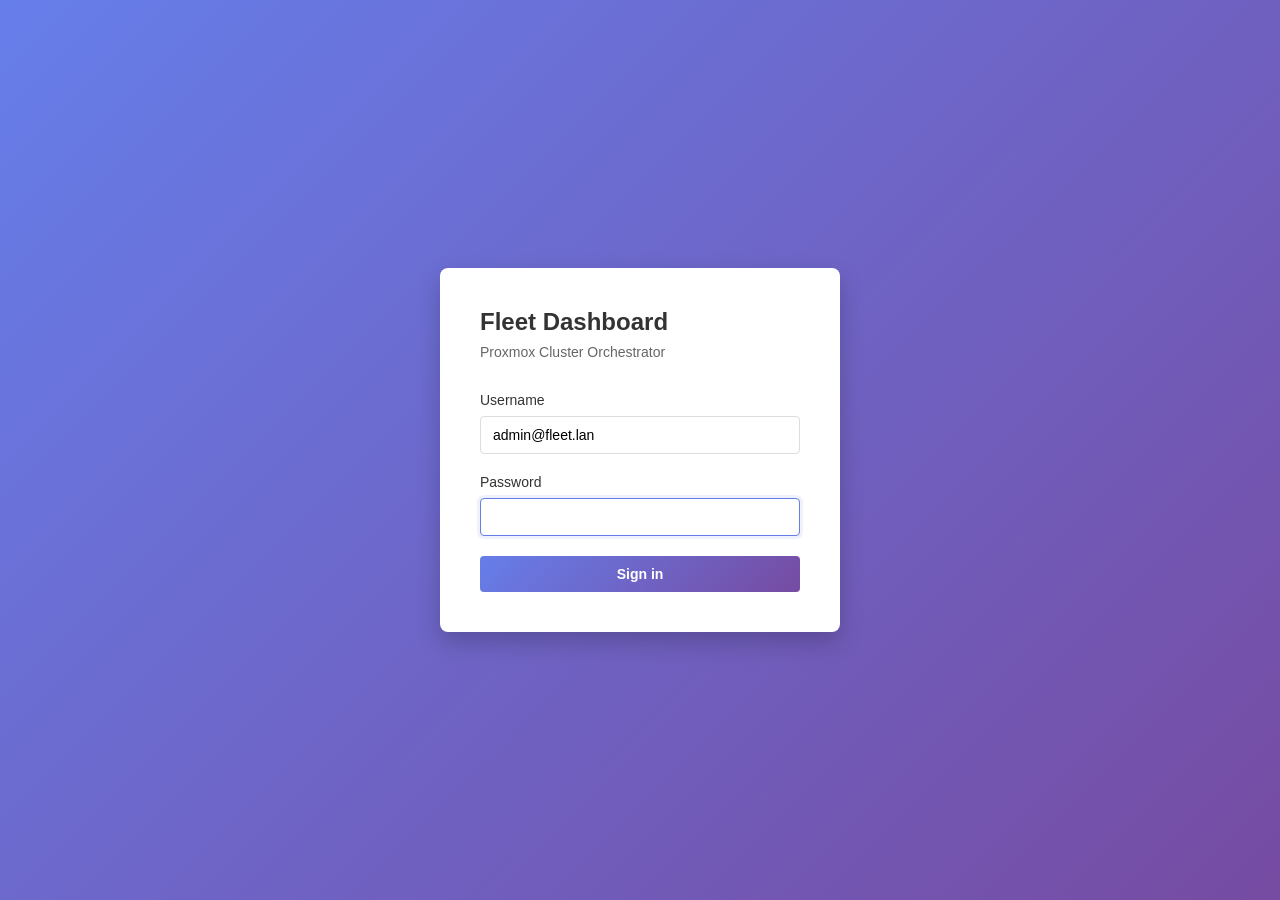
<file: proxmox_fleet/web/templates/login.html>
<!DOCTYPE html>
<html lang="en">
<head>
    <meta charset="UTF-8">
    <meta name="viewport" content="width=device-width, initial-scale=1.0">
    <title>Fleet Dashboard — Login</title>
    <style>
        * {
            margin: 0;
            padding: 0;
            box-sizing: border-box;
        }
        body {
            font-family: -apple-system, BlinkMacSystemFont, 'Segoe UI', Roboto, 'Helvetica Neue', Arial, sans-serif;
            background: linear-gradient(135deg, #667eea 0%, #764ba2 100%);
            min-height: 100vh;
            display: flex;
            align-items: center;
            justify-content: center;
        }
        .login-container {
            background: white;
            border-radius: 8px;
            box-shadow: 0 10px 25px rgba(0, 0, 0, 0.2);
            width: 100%;
            max-width: 400px;
            padding: 40px;
        }
        h1 {
            font-size: 24px;
            margin-bottom: 8px;
            color: #333;
        }
        .subtitle {
            font-size: 14px;
            color: #666;
            margin-bottom: 32px;
        }
        .form-group {
            margin-bottom: 20px;
        }
        label {
            display: block;
            font-size: 14px;
            font-weight: 500;
            color: #333;
            margin-bottom: 8px;
        }
        input[type="text"],
        input[type="password"] {
            width: 100%;
            padding: 10px 12px;
            border: 1px solid #ddd;
            border-radius: 4px;
            font-size: 14px;
            transition: border-color 0.2s;
        }
        input[type="text"]:focus,
        input[type="password"]:focus {
            outline: none;
            border-color: #667eea;
            box-shadow: 0 0 0 3px rgba(102, 126, 234, 0.1);
        }
        button {
            width: 100%;
            padding: 10px 12px;
            background: linear-gradient(135deg, #667eea 0%, #764ba2 100%);
            color: white;
            border: none;
            border-radius: 4px;
            font-size: 14px;
            font-weight: 600;
            cursor: pointer;
            transition: transform 0.2s, box-shadow 0.2s;
        }
        button:hover {
            transform: translateY(-1px);
            box-shadow: 0 4px 12px rgba(102, 126, 234, 0.4);
        }
        button:active {
            transform: translateY(0);
        }
        .error {
            background: #fee;
            border: 1px solid #fcc;
            border-radius: 4px;
            color: #c33;
            padding: 12px;
            margin-bottom: 20px;
            font-size: 14px;
        }
    </style>
</head>
<body>
    <div class="login-container">
        <h1>Fleet Dashboard</h1>
        <p class="subtitle">Proxmox Cluster Orchestrator</p>

        <div class="error" id="error" hidden>Invalid credentials</div>

        <form id="login-form" method="POST" action="/auth/login">
            <div class="form-group">
                <label for="email">Username</label>
                <input type="text" id="email" name="username" value="admin@fleet.lan" readonly required>
            </div>

            <div class="form-group">
                <label for="password">Password</label>
                <input type="password" id="password" name="password" autofocus required>
            </div>

            <button type="submit">Sign in</button>
        </form>
    </div>
    <script>
        // /auth/login replies 204 + Set-Cookie on success (no redirect), so a
        // plain form POST would leave the browser parked on this page.
        document.getElementById("login-form").addEventListener("submit", async (ev) => {
            ev.preventDefault();
            const resp = await fetch("/auth/login", {
                method: "POST",
                body: new URLSearchParams(new FormData(ev.target)),
            });
            if (resp.ok) {
                window.location.href = "/";
            } else {
                document.getElementById("error").hidden = false;
                document.getElementById("password").select();
            }
        });
    </script>
</body>
</html>
</file>
